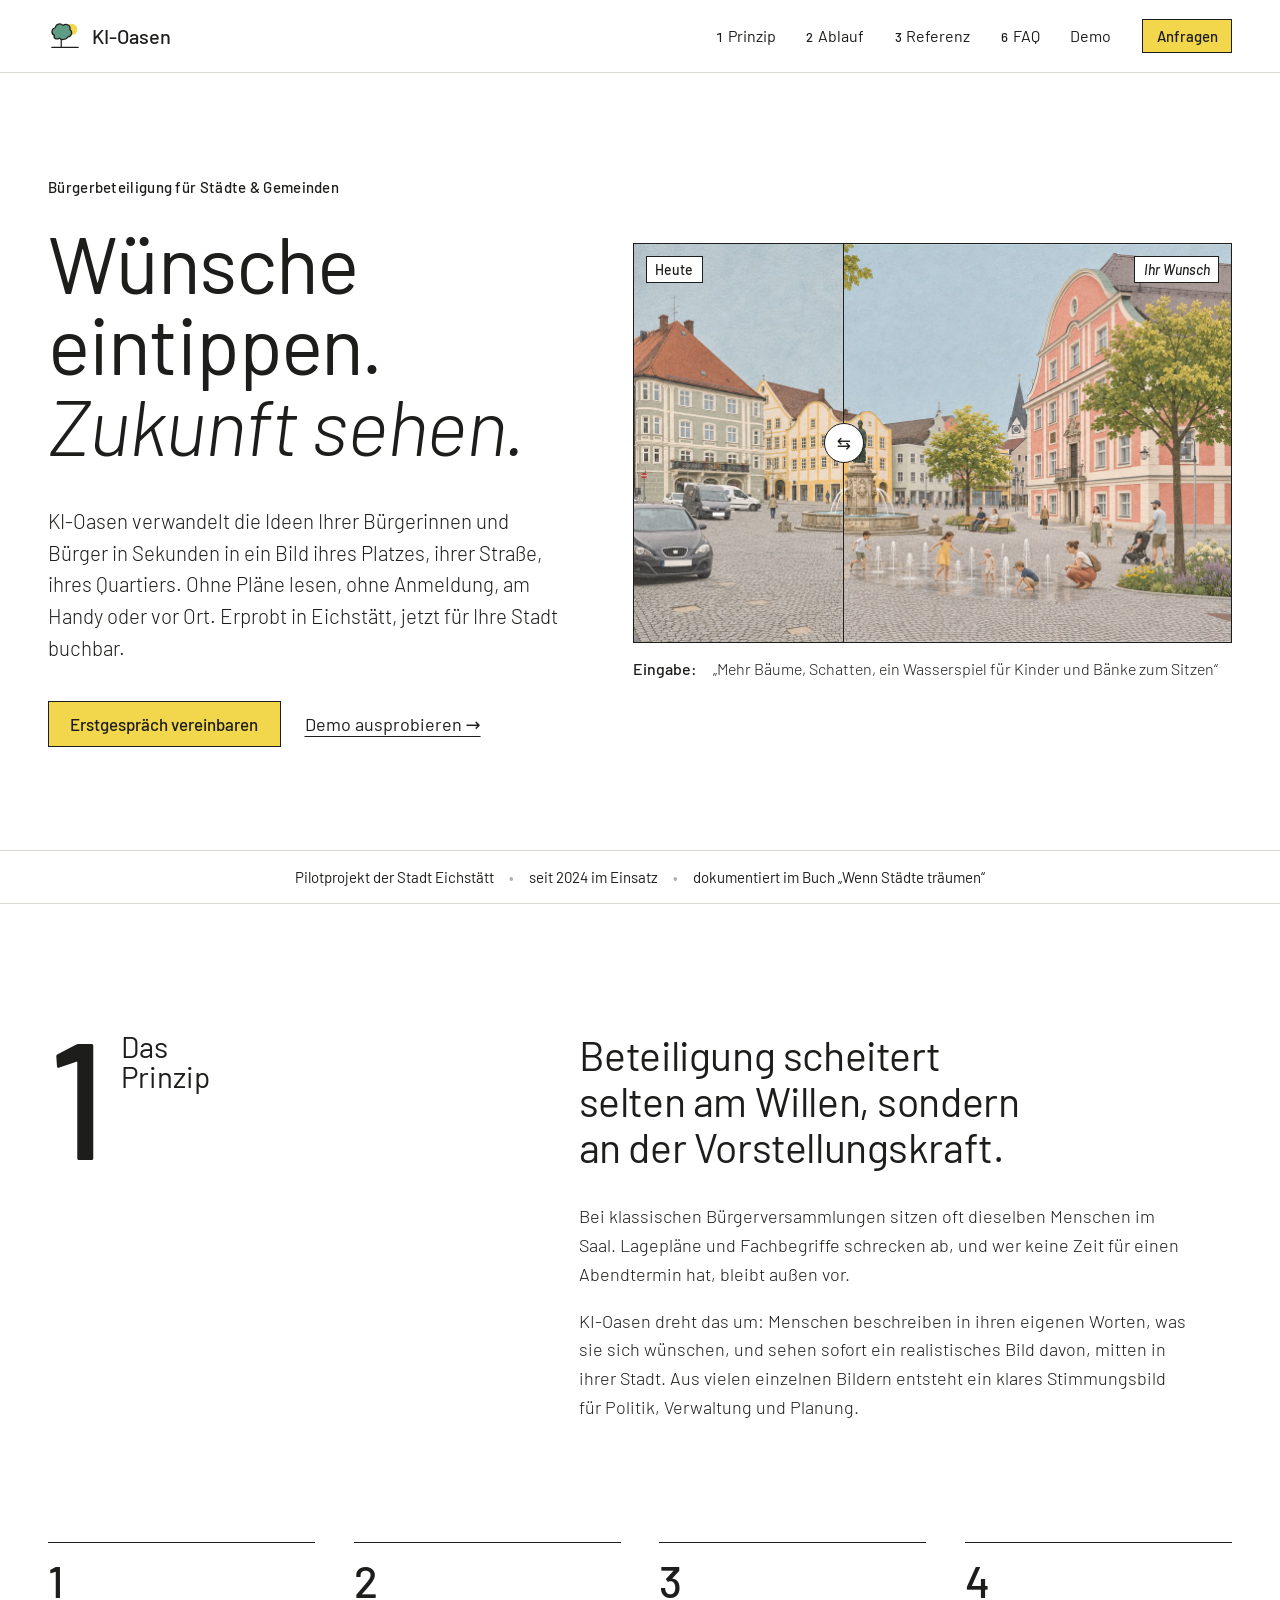
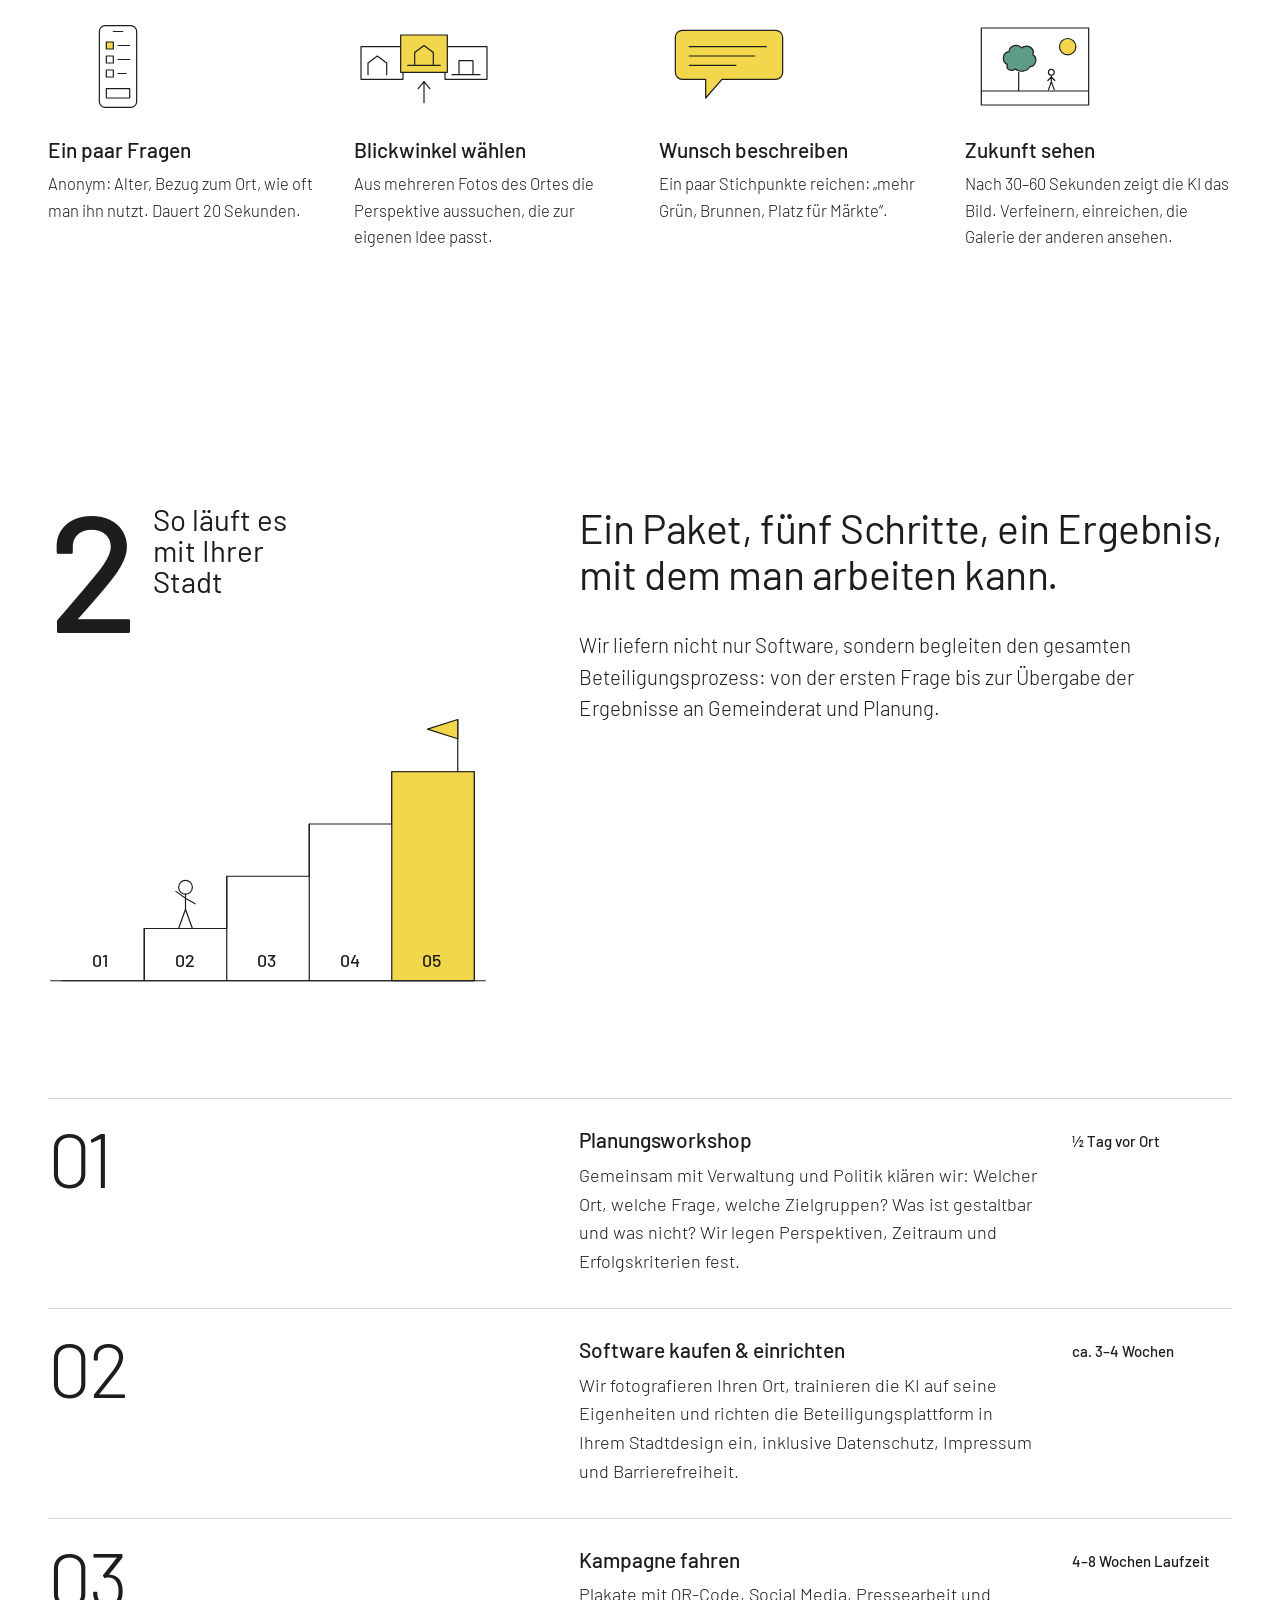
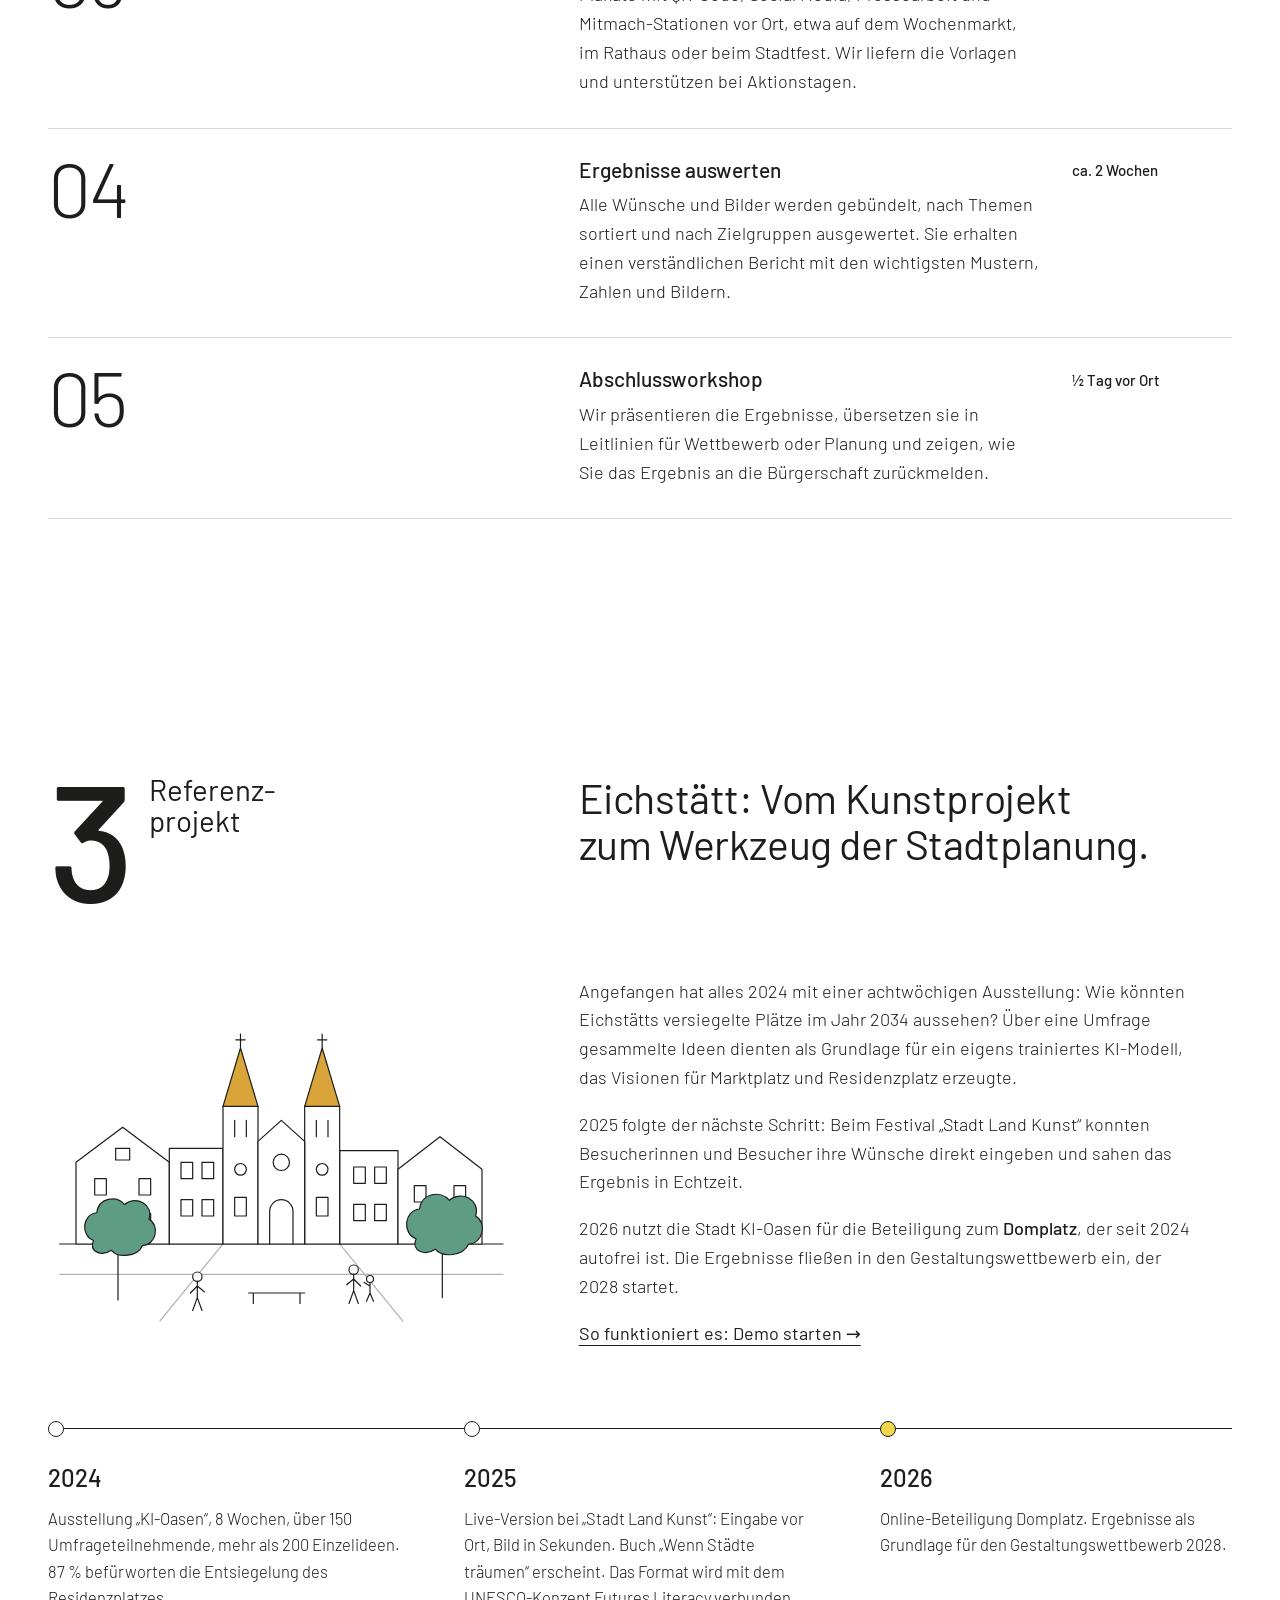
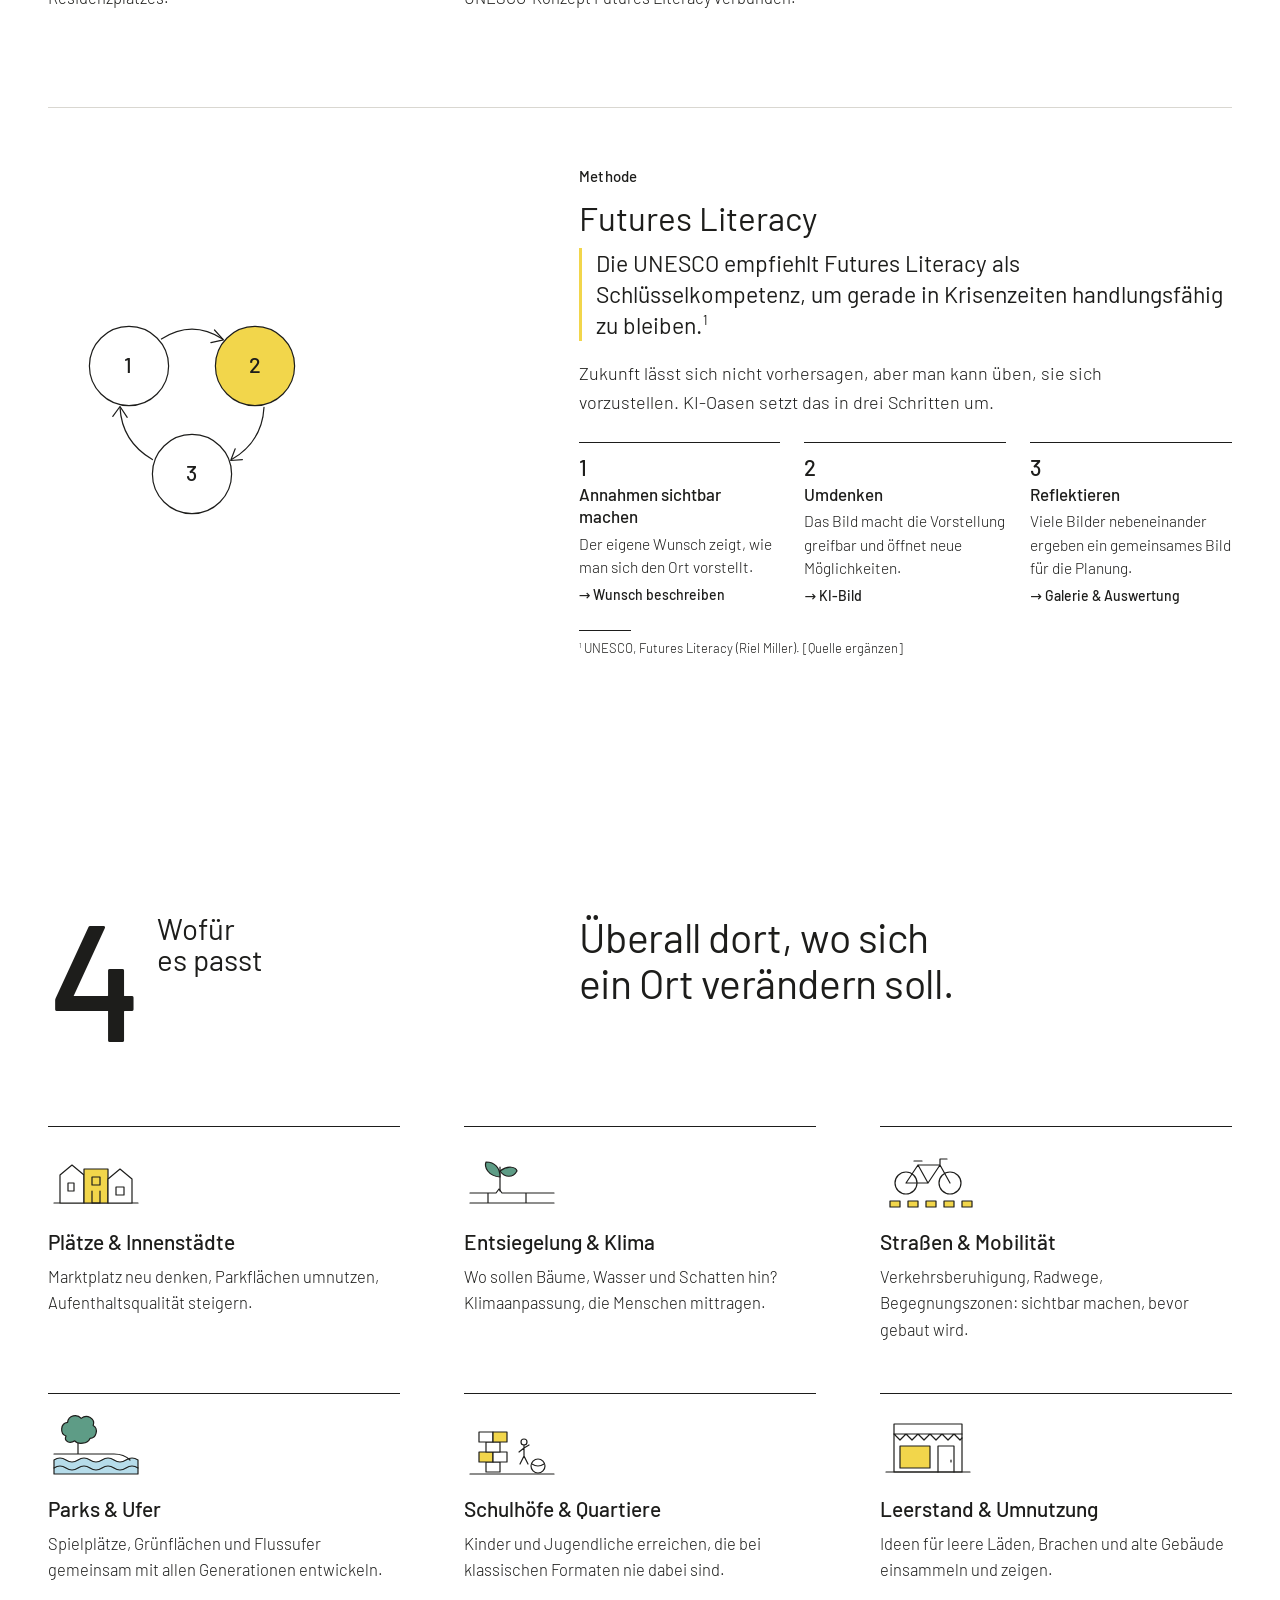
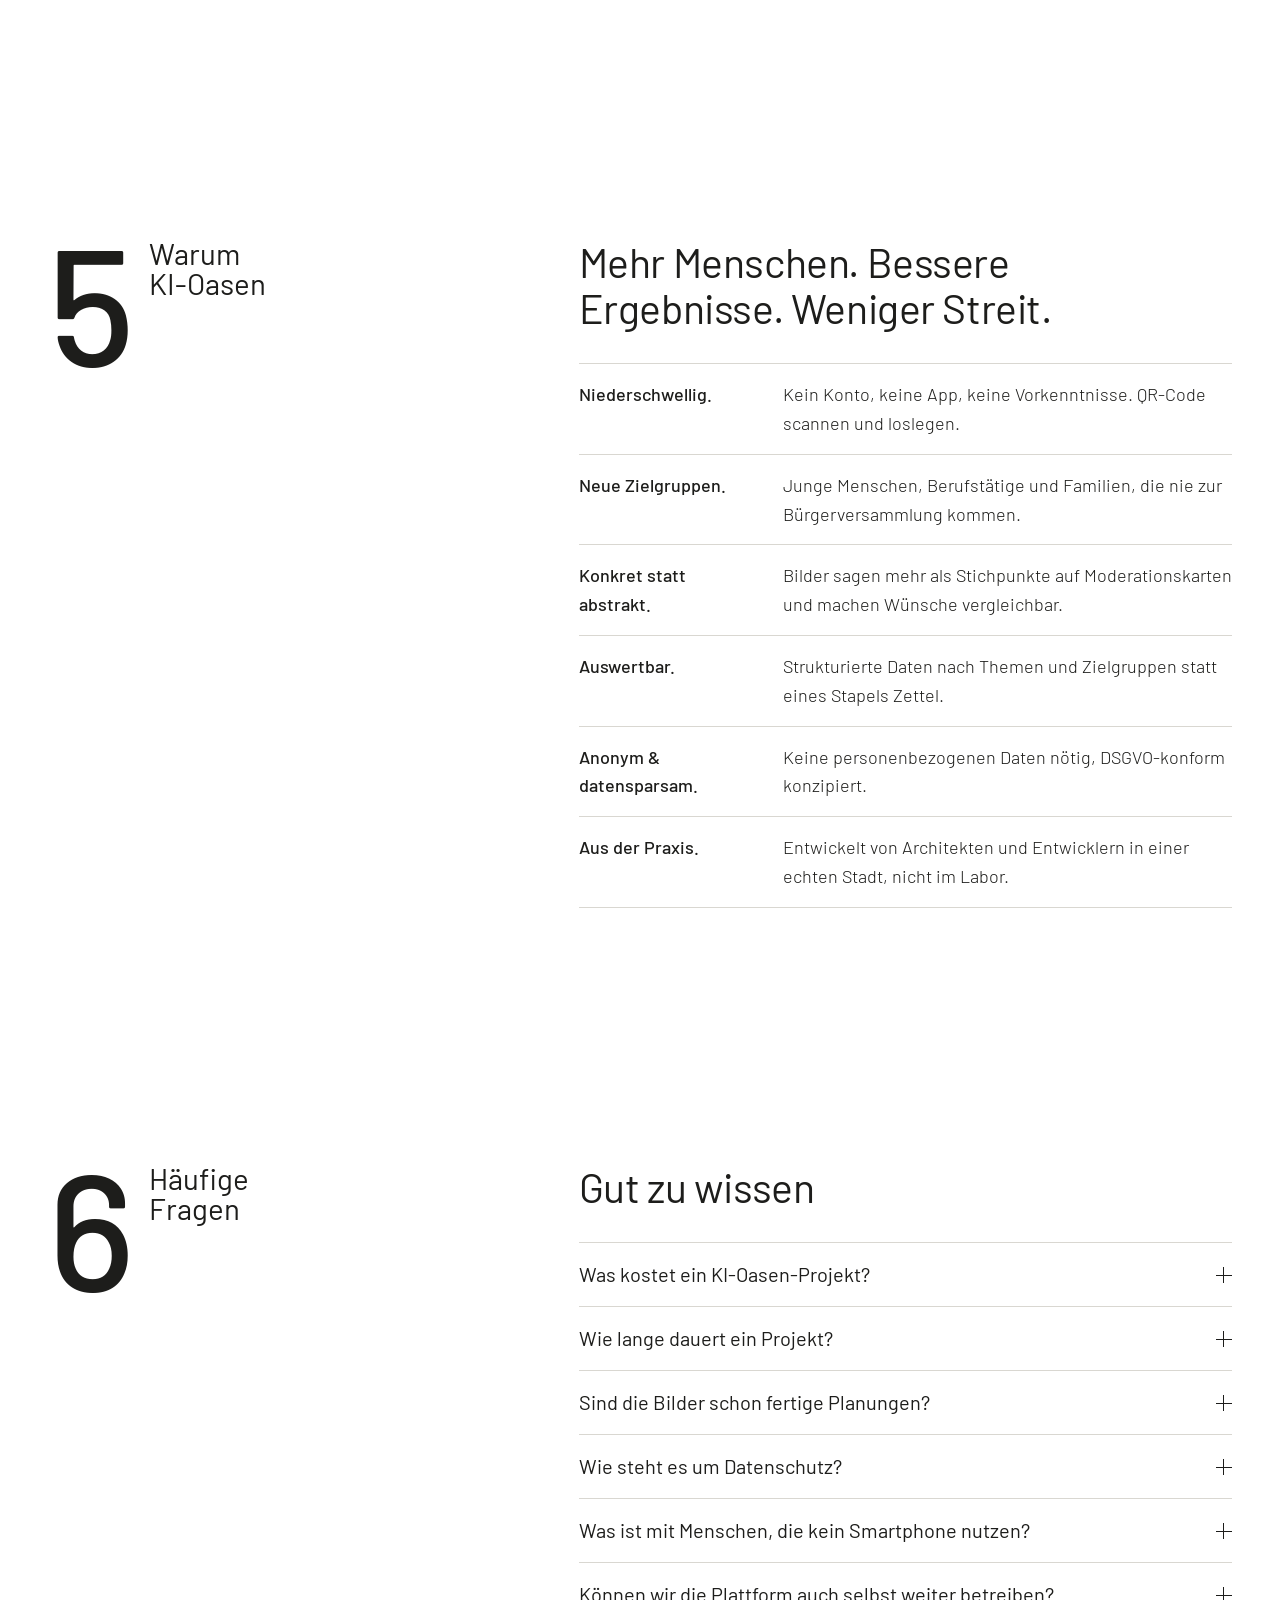
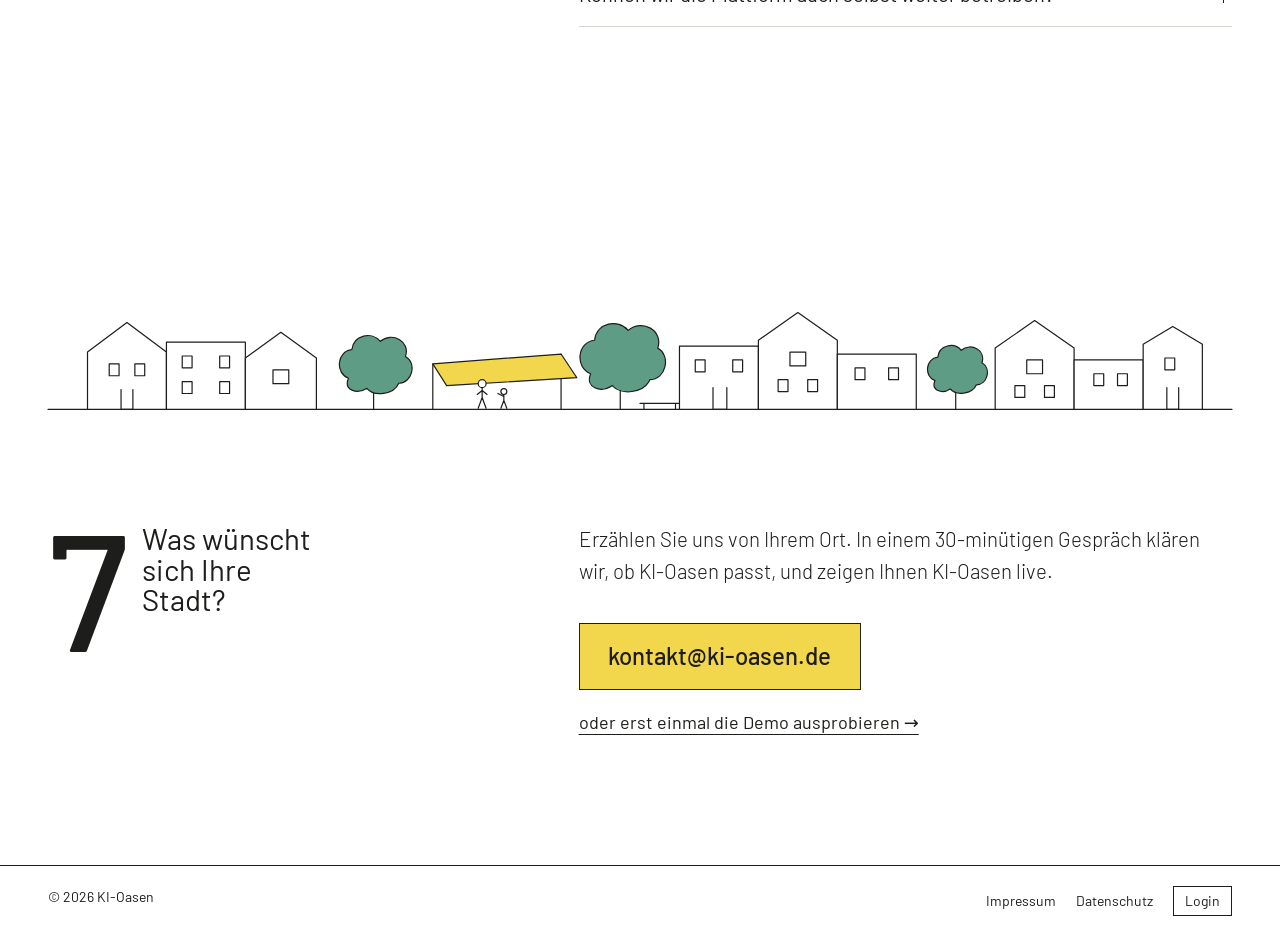
<file: index.html>
<!doctype html>
<html lang="de">
<head>
<meta charset="utf-8">
<meta name="viewport" content="width=device-width, initial-scale=1">
<title>KI-Oasen – Bürgerbeteiligung, die man sehen kann</title>
<meta name="description" content="KI-Oasen macht Wünsche von Bürgerinnen und Bürgern in Sekunden als Bild ihrer Stadt sichtbar. Niederschwellige Beteiligung für Plätze, Straßen und Quartiere – erprobt in Eichstätt, jetzt für Ihre Stadt buchbar.">
<meta property="og:title" content="KI-Oasen – Bürgerbeteiligung, die man sehen kann">
<meta property="og:description" content="Wünsche eintippen, Zukunft sehen. Das Beteiligungsformat aus Eichstätt – jetzt für Ihre Stadt.">
<meta property="og:type" content="website">
<meta property="og:url" content="https://ki-oasen.de/">
<link rel="icon" href="favicon.svg" type="image/svg+xml">
<link rel="preconnect" href="https://fonts.googleapis.com">
<link rel="preconnect" href="https://fonts.gstatic.com" crossorigin>
<link href="https://fonts.googleapis.com/css2?family=Barlow:ital,wght@0,300;0,400;0,500;1,300&display=swap" rel="stylesheet">
<link rel="stylesheet" href="buch.css">
</head>
<body>

<header class="nav">
  <div class="wrap nav-inner">
    <a href="#" class="logo" aria-label="KI-Oasen Startseite">
      <svg class="sk" viewBox="0 0 36 36" aria-hidden="true"><circle class="y no-stroke" cx="25" cy="11" r="6"/><path d="M4 30 H32 M14 30 V20"/><path class="g" transform="translate(14 15) scale(.24)" d="M-30 10 C-46 4 -44 -22 -26 -24 C-24 -42 -2 -46 8 -34 C22 -46 44 -34 38 -16 C52 -8 46 16 30 16 C24 30 0 32 -8 22 C-20 30 -36 24 -30 10 Z"/></svg>
      KI-Oasen
    </a>
    <nav class="nav-links" aria-label="Hauptnavigation">
      <a href="#prinzip"><span class="n">1</span>Prinzip</a>
      <a href="#ablauf"><span class="n">2</span>Ablauf</a>
      <a href="#eichstaett"><span class="n">3</span>Referenz</a>
      <a href="#faq"><span class="n">6</span>FAQ</a>
      <a href="demo.html">Demo</a>
      <a href="#kontakt" class="btn btn-small">Anfragen</a>
    </nav>
  </div>
</header>

<main>

<!-- TITELSEITE -->
<section class="hero">
  <div class="wrap hero-grid">
    <div>
      <p class="kicker">Bürgerbeteiligung für Städte &amp; Gemeinden</p>
      <h1>Wünsche eintippen.<br><em>Zukunft sehen.</em></h1>
      <p class="lead">KI-Oasen verwandelt die Ideen Ihrer Bürgerinnen und Bürger in Sekunden in ein Bild ihres Platzes, ihrer Straße, ihres Quartiers. Ohne Pläne lesen, ohne Anmeldung, am Handy oder vor Ort. Erprobt in Eichstätt, jetzt für Ihre Stadt buchbar.</p>
      <div class="cta-row">
        <a href="#kontakt" class="btn">Erstgespräch vereinbaren</a>
        <a href="demo.html" class="link">Demo ausprobieren →</a>
      </div>
    </div>

    <figure class="compare" aria-label="Vorher-Nachher-Vergleich: der Marktplatz heute und mit den Wünschen der Bürgerinnen und Bürger">
      <div class="compare-stage foto" style="--pos:35%">
        <img src="bilder/startseite/marktplatz-heute.jpg" width="1200" height="800" alt="Der Marktplatz heute: Kopfsteinpflaster, Brunnen mit Bischofsfigur, parkende Autos und Fahrräder">
        <div class="after">
          <img src="bilder/startseite/marktplatz-wunsch.jpg" width="1200" height="800" alt="Derselbe Platz mit den Wünschen: Bäume, Schatten, ein Wasserspiel mit spielenden Kindern und Bänke zum Sitzen">
        </div>
        <div class="compare-handle" aria-hidden="true"><span>⇆</span></div>
        <span class="tag tag-l">Heute</span><span class="tag tag-r ai">Ihr Wunsch</span>
        <input type="range" min="0" max="100" value="35" class="compare-range" aria-label="Vorher und Nachher vergleichen">
      </div>
      <figcaption class="prompt-chip"><span class="chip-label">Eingabe:</span> <span>„Mehr Bäume, Schatten, ein Wasserspiel für Kinder und Bänke zum Sitzen“</span></figcaption>
    </figure>
  </div>
</section>

<!-- LEISTE -->
<section class="strip">
  <div class="wrap strip-inner">
    <span>Pilotprojekt der Stadt Eichstätt</span><span class="dot">•</span>
    <span>seit 2024 im Einsatz</span><span class="dot">•</span>
    <span>dokumentiert im Buch „Wenn Städte träumen“</span>
  </div>
</section>

<!-- 1 · PRINZIP -->
<section id="prinzip" class="section">
  <div class="wrap">
    <div class="spread">
      <div class="pg-l">
        <div class="opener"><span class="ch-num" aria-hidden="true">1</span><p class="ch-title">Das<br>Prinzip</p></div>
      </div>
      <div class="pg-r">
        <h2>Beteiligung scheitert selten am Willen, sondern an der Vorstellungskraft.</h2>
        <div class="prose">
          <p>Bei klassischen Bürgerversammlungen sitzen oft dieselben Menschen im Saal. Lagepläne und Fachbegriffe schrecken ab, und wer keine Zeit für einen Abendtermin hat, bleibt außen vor.</p>
          <p>KI-Oasen dreht das um: Menschen beschreiben in ihren eigenen Worten, was sie sich wünschen, und sehen sofort ein realistisches Bild davon, mitten in ihrer Stadt. Aus vielen einzelnen Bildern entsteht ein klares Stimmungsbild für Politik, Verwaltung und Planung.</p>
        </div>
      </div>
    </div>

    <div class="steps">
      <article class="step">
        <span class="num">1</span>
        <svg class="sk" viewBox="0 0 120 80" aria-hidden="true"><rect class="w" x="44" y="4" width="32" height="70" rx="5"/><path d="M56 9 h8"/><rect class="y" x="50" y="18" width="6" height="6"/><rect x="50" y="30" width="6" height="6"/><rect x="50" y="42" width="6" height="6"/><path d="M60 21 h10 M60 33 h10 M60 45 h7 M50 58 h20 v8 h-20 z"/></svg>
        <h3>Ein paar Fragen</h3>
        <p>Anonym: Alter, Bezug zum Ort, wie oft man ihn nutzt. Dauert 20 Sekunden.</p>
      </article>
      <article class="step">
        <span class="num">2</span>
        <svg class="sk" viewBox="0 0 120 80" aria-hidden="true"><rect class="w" x="6" y="22" width="36" height="28"/><path d="M12 46 V36 L20 30 L28 36 V46"/><rect class="w" x="78" y="22" width="36" height="28"/><path d="M84 46 H108 M90 46 V34 H102 V46"/><rect class="y" x="40" y="12" width="40" height="32"/><path d="M46 38 H74 M52 38 V27 L60 21 L68 27 V38"/><path d="M60 70 V52 M60 52 l-5 6 M60 52 l5 6"/></svg>
        <h3>Blickwinkel wählen</h3>
        <p>Aus mehreren Fotos des Ortes die Perspektive aussuchen, die zur eigenen Idee passt.</p>
      </article>
      <article class="step">
        <span class="num">3</span>
        <svg class="sk" viewBox="0 0 120 80" aria-hidden="true"><path class="y" d="M20 8 H100 a6 6 0 0 1 6 6 V44 a6 6 0 0 1 -6 6 H54 L40 66 V50 H20 a6 6 0 0 1 -6 -6 V14 a6 6 0 0 1 6 -6 Z"/><path d="M26 22 H92 M26 30 H82 M26 38 H66"/></svg>
        <h3>Wunsch beschreiben</h3>
        <p>Ein paar Stichpunkte reichen: „mehr Grün, Brunnen, Platz für Märkte“.</p>
      </article>
      <article class="step">
        <span class="num">4</span>
        <svg class="sk" viewBox="0 0 120 80" aria-hidden="true"><rect class="w" x="14" y="6" width="92" height="66"/><circle class="y" cx="88" cy="22" r="7"/><path d="M14 60 H106 M46 60 V44"/><path class="g" transform="translate(46 34) scale(.32)" d="M-30 10 C-46 4 -44 -22 -26 -24 C-24 -42 -2 -46 8 -34 C22 -46 44 -34 38 -16 C52 -8 46 16 30 16 C24 30 0 32 -8 22 C-20 30 -36 24 -30 10 Z"/><circle class="w" cx="74" cy="44" r="2.5"/><path d="M74 46.5 V52 M74 48 l-3 3 M74 48 l3 3 M74 52 l-2.5 7 M74 52 l2.5 7"/></svg>
        <h3>Zukunft sehen</h3>
        <p>Nach 30–60 Sekunden zeigt die KI das Bild. Verfeinern, einreichen, die Galerie der anderen ansehen.</p>
      </article>
    </div>
  </div>
</section>

<!-- 2 · ABLAUF -->
<section id="ablauf" class="section">
  <div class="wrap">
    <div class="spread">
      <div class="pg-l">
        <div class="opener"><span class="ch-num" aria-hidden="true">2</span><p class="ch-title">So läuft es<br>mit Ihrer<br>Stadt</p></div>
        <svg class="sk" viewBox="0 0 320 230" aria-hidden="true">
          <path class="w" d="M10 210 H70 V172 H130 V134 H190 V96 H250 V58 H310 V210 Z"/>
          <path class="y" d="M250 58 H310 V210 H250 Z"/>
          <path d="M70 172 V210 M130 134 V210 M190 96 V210 M2 210 H318"/>
          <path d="M298 58 V20"/><path class="y" d="M298 20 L276 27 L298 34 Z"/>
          <circle class="w" cx="100" cy="142" r="5"/><path d="M100 147 V158 M100 150 l-7 -5 M100 150 l7 4 M100 158 l-5 14 M100 158 l5 14"/>
          <text x="32" y="200">01</text><text x="92" y="200">02</text><text x="152" y="200">03</text><text x="212" y="200">04</text><text x="272" y="200">05</text>
        </svg>
      </div>
      <div class="pg-r">
        <h2>Ein Paket, fünf Schritte, ein Ergebnis, mit dem man arbeiten kann.</h2>
        <p class="lead">Wir liefern nicht nur Software, sondern begleiten den gesamten Beteiligungsprozess: von der ersten Frage bis zur Übergabe der Ergebnisse an Gemeinderat und Planung.</p>
      </div>
    </div>

    <ol class="timeline">
      <li>
        <div class="tl-step">01</div>
        <div class="tl-body">
          <h3>Planungsworkshop</h3>
          <p>Gemeinsam mit Verwaltung und Politik klären wir: Welcher Ort, welche Frage, welche Zielgruppen? Was ist gestaltbar und was nicht? Wir legen Perspektiven, Zeitraum und Erfolgskriterien fest.</p>
          <span class="tl-meta">½ Tag vor Ort</span>
        </div>
      </li>
      <li>
        <div class="tl-step">02</div>
        <div class="tl-body">
          <h3>Software kaufen &amp; einrichten</h3>
          <p>Wir fotografieren Ihren Ort, trainieren die KI auf seine Eigenheiten und richten die Beteiligungsplattform in Ihrem Stadtdesign ein, inklusive Datenschutz, Impressum und Barrierefreiheit.</p>
          <span class="tl-meta">ca. 3–4 Wochen</span>
        </div>
      </li>
      <li>
        <div class="tl-step">03</div>
        <div class="tl-body">
          <h3>Kampagne fahren</h3>
          <p>Plakate mit QR-Code, Social Media, Pressearbeit und Mitmach-Stationen vor Ort, etwa auf dem Wochenmarkt, im Rathaus oder beim Stadtfest. Wir liefern die Vorlagen und unterstützen bei Aktionstagen.</p>
          <span class="tl-meta">4–8 Wochen Laufzeit</span>
        </div>
      </li>
      <li>
        <div class="tl-step">04</div>
        <div class="tl-body">
          <h3>Ergebnisse auswerten</h3>
          <p>Alle Wünsche und Bilder werden gebündelt, nach Themen sortiert und nach Zielgruppen ausgewertet. Sie erhalten einen verständlichen Bericht mit den wichtigsten Mustern, Zahlen und Bildern.</p>
          <span class="tl-meta">ca. 2 Wochen</span>
        </div>
      </li>
      <li>
        <div class="tl-step">05</div>
        <div class="tl-body">
          <h3>Abschlussworkshop</h3>
          <p>Wir präsentieren die Ergebnisse, übersetzen sie in Leitlinien für Wettbewerb oder Planung und zeigen, wie Sie das Ergebnis an die Bürgerschaft zurückmelden.</p>
          <span class="tl-meta">½ Tag vor Ort</span>
        </div>
      </li>
    </ol>
  </div>
</section>

<!-- 3 · REFERENZ EICHSTÄTT -->
<section id="eichstaett" class="section">
  <div class="wrap">
    <div class="spread">
      <div class="pg-l">
        <div class="opener"><span class="ch-num" aria-hidden="true">3</span><p class="ch-title">Referenz-<br>projekt</p></div>
      </div>
      <div class="pg-r">
        <h2>Eichstätt: Vom Kunstprojekt zum Werkzeug der Stadtplanung.</h2>
      </div>
    </div>

    <div class="spread ref-body">
      <div class="pg-l">
        <svg class="sk" viewBox="0 0 400 280" aria-hidden="true">
          <g class="faint"><path d="M10 236 H390 M150 210 L96 276 M250 210 L304 276"/></g>
          <path d="M10 210 H390"/>
          <g class="w">
            <path d="M24 210 V140 L64 110 L104 140 V210 Z"/>
            <path d="M104 210 V128 H150 V210 Z"/>
            <path d="M250 210 V130 H300 V210 Z"/>
            <path d="M300 210 V146 L336 118 L372 146 V210 Z"/>
            <path d="M150 210 V92 H180 V210 Z"/>
            <path d="M220 210 V92 H250 V210 Z"/>
            <path d="M180 210 V122 L200 104 L220 122 V210 Z"/>
          </g>
          <path class="o" d="M150 92 L165 42 L180 92 Z"/>
          <path class="o" d="M220 92 L235 42 L250 92 Z"/>
          <path d="M165 42 V30 M161 35 H169 M235 42 V30 M231 35 H239"/>
          <path d="M160 104 v14 M170 104 v14 M230 104 v14 M240 104 v14 M190 210 V182 a10 10 0 0 1 20 0 V210 M160 170 h10 v16 h-10z M230 170 h10 v16 h-10z"/>
          <circle cx="165" cy="146" r="5"/><circle cx="235" cy="146" r="5"/><circle cx="200" cy="140" r="7"/>
          <path d="M40 154 h10 v14 h-10z M78 154 h10 v14 h-10z M40 184 h10 v14 h-10z M78 184 h10 v14 h-10z M58 128 h12 v10 h-12z M114 140 h10 v14 h-10z M132 140 h10 v14 h-10z M114 172 h10 v14 h-10z M132 172 h10 v14 h-10z M262 144 h10 v14 h-10z M280 144 h10 v14 h-10z M262 176 h10 v14 h-10z M280 176 h10 v14 h-10z M314 160 h10 v14 h-10z M348 160 h10 v14 h-10z M330 210 V186 H344 V210"/>
          <path d="M60 216 V258 M338 216 V256"/>
          <path class="g" transform="translate(60 200) scale(.7)" d="M-30 10 C-46 4 -44 -22 -26 -24 C-24 -42 -2 -46 8 -34 C22 -46 44 -34 38 -16 C52 -8 46 16 30 16 C24 30 0 32 -8 22 C-20 30 -36 24 -30 10 Z"/>
          <path class="g" transform="translate(338 198) scale(.75)" d="M-30 10 C-46 4 -44 -22 -26 -24 C-24 -42 -2 -46 8 -34 C22 -46 44 -34 38 -16 C52 -8 46 16 30 16 C24 30 0 32 -8 22 C-20 30 -36 24 -30 10 Z"/>
          <circle class="w" cx="128" cy="238" r="4"/><path d="M128 242 V256 M128 246 l-6 6 M128 246 l6 5 M128 256 l-4 11 M128 256 l4 11"/>
          <circle class="w" cx="262" cy="232" r="4"/><path d="M262 236 V250 M262 240 l-6 5 M262 240 l6 6 M262 250 l-4 11 M262 250 l4 11"/>
          <circle class="w" cx="276" cy="240" r="3"/><path d="M276 243 V252 M276 246 l-5 -3 M276 252 l-3 7 M276 252 l3 7"/>
          <path d="M172 252 h48 M176 252 v9 M216 252 v9"/>
        </svg>
      </div>
      <div class="pg-r prose">
        <p>Angefangen hat alles 2024 mit einer achtwöchigen Ausstellung: Wie könnten Eichstätts versiegelte Plätze im Jahr 2034 aussehen? Über eine Umfrage gesammelte Ideen dienten als Grundlage für ein eigens trainiertes KI-Modell, das Visionen für Marktplatz und Residenzplatz erzeugte.</p>
        <p>2025 folgte der nächste Schritt: Beim Festival „Stadt Land Kunst“ konnten Besucherinnen und Besucher ihre Wünsche direkt eingeben und sahen das Ergebnis in Echtzeit.</p>
        <p>2026 nutzt die Stadt KI-Oasen für die Beteiligung zum <strong>Domplatz</strong>, der seit 2024 autofrei ist. Die Ergebnisse fließen in den Gestaltungswettbewerb ein, der 2028 startet.</p>
        <a href="demo.html" class="link">So funktioniert es: Demo starten →</a>
      </div>
    </div>

    <!-- Kennzahlen Domplatz 2026 (6 Kacheln) am 05.11.2026 entfernt, weil es Platzhalterwerte waren.
         Mit echten Zahlen wieder einsetzbar: <div class="stats"><div class="stat"><strong>…</strong><span>…</span></div> …</div> -->
    <div class="milestones">
      <div><span class="year">2024</span><p>Ausstellung „KI-Oasen“, 8 Wochen, über 150 Umfrage­teilnehmende, mehr als 200 Einzelideen. 87&nbsp;% befürworten die Entsiegelung des Residenzplatzes.</p></div>
      <div><span class="year">2025</span><p>Live-Version bei „Stadt Land Kunst“: Eingabe vor Ort, Bild in Sekunden. Buch „Wenn Städte träumen“ erscheint. Das Format wird mit dem UNESCO-Konzept Futures Literacy verbunden.</p></div>
      <div><span class="year">2026</span><p>Online-Beteiligung Domplatz. Ergebnisse als Grundlage für den Gestaltungs­wettbewerb 2028.</p></div>
    </div>
    <!-- Methode: Futures Literacy (Wortlaut der UNESCO-Aussage und Quelle in der Fußnote noch prüfen) -->
    <div class="spread method">
      <div class="pg-l">
        <svg class="sk" viewBox="0 0 320 260" aria-hidden="true">
          <path d="M126 50 Q160 28 194 50"/><path d="M185 40 L195 51 L181 54"/>
          <path d="M240 126 Q238 164 204 184"/><path d="M216 184 L203 185 L208 172"/>
          <path d="M116 184 Q82 164 80 126"/><path d="M72 136 L80 125 L88 137"/>
          <circle class="w" cx="90" cy="80" r="44"/>
          <circle class="y" cx="230" cy="80" r="44"/>
          <circle class="w" cx="160" cy="200" r="44"/>
          <text x="84" y="88" style="font-size:24px">1</text>
          <text x="223" y="88" style="font-size:24px">2</text>
          <text x="153" y="208" style="font-size:24px">3</text>
        </svg>
      </div>
      <div class="pg-r">
        <p class="kicker">Methode</p>
        <h3 class="m-title">Futures Literacy</h3>
        <p class="m-claim">Die UNESCO empfiehlt Futures Literacy als Schlüsselkompetenz, um gerade in Krisenzeiten handlungsfähig zu bleiben.<sup>1</sup></p>
        <p class="m-intro">Zukunft lässt sich nicht vorhersagen, aber man kann üben, sie sich vorzustellen. KI-Oasen setzt das in drei Schritten um.</p>
        <ol class="phases">
          <li><span class="ph-n">1</span><h4>Annahmen sichtbar machen</h4><p>Der eigene Wunsch zeigt, wie man sich den Ort vorstellt.</p><span class="ph-marg">→ Wunsch beschreiben</span></li>
          <li><span class="ph-n">2</span><h4>Umdenken</h4><p>Das Bild macht die Vorstellung greifbar und öffnet neue Möglichkeiten.</p><span class="ph-marg">→ KI-Bild</span></li>
          <li><span class="ph-n">3</span><h4>Reflektieren</h4><p>Viele Bilder nebeneinander ergeben ein gemeinsames Bild für die Planung.</p><span class="ph-marg">→ Galerie &amp; Auswertung</span></li>
        </ol>
        <p class="fn"><sup>1</sup> UNESCO, Futures Literacy (Riel Miller). [Quelle ergänzen]</p>
      </div>
    </div>
  </div>
</section>

<!-- 4 · ANWENDUNGEN -->
<section class="section">
  <div class="wrap">
    <div class="spread">
      <div class="pg-l">
        <div class="opener"><span class="ch-num" aria-hidden="true">4</span><p class="ch-title">Wofür<br>es passt</p></div>
      </div>
      <div class="pg-r">
        <h2>Überall dort, wo sich ein Ort verändern soll.</h2>
      </div>
    </div>
    <div class="uses">
      <article class="use">
        <svg class="sk" viewBox="0 0 96 64" aria-hidden="true"><path d="M6 56 H90"/><path class="w" d="M12 56 V28 L24 18 L36 28 V56 Z"/><path class="y" d="M36 56 V22 H60 V56 Z"/><path class="w" d="M60 56 V32 L72 22 L84 32 V56 Z"/><path d="M20 36 h6 v8 h-6z M44 30 h8 v8 h-8z M44 44 V56 H52 V44 M68 40 h8 v8 h-8z"/></svg>
        <h3>Plätze &amp; Innenstädte</h3><p>Marktplatz neu denken, Parkflächen umnutzen, Aufenthaltsqualität steigern.</p>
      </article>
      <article class="use">
        <svg class="sk" viewBox="0 0 96 64" aria-hidden="true"><path d="M6 46 H32 l3 -4 l3 4 H90 M6 56 H90 M24 46 V56 M62 46 V56"/><path d="M36 44 V20"/><path class="g" d="M36 30 c-12 -1 -16 -10 -14 -15 c9 0 14 6 14 15 z"/><path class="g" d="M36 24 c8 -6 16 -4 17 0 c-4 7 -12 7 -17 0 z"/></svg>
        <h3>Entsiegelung &amp; Klima</h3><p>Wo sollen Bäume, Wasser und Schatten hin? Klimaanpassung, die Menschen mittragen.</p>
      </article>
      <article class="use">
        <svg class="sk" viewBox="0 0 96 64" aria-hidden="true"><rect class="y" x="10" y="54" width="10" height="6"/><rect class="y" x="28" y="54" width="10" height="6"/><rect class="y" x="46" y="54" width="10" height="6"/><rect class="y" x="64" y="54" width="10" height="6"/><rect class="y" x="82" y="54" width="10" height="6"/><circle class="w" cx="26" cy="36" r="11"/><circle class="w" cx="70" cy="36" r="11"/><path d="M26 36 L38 18 H60 L70 36 M38 18 L48 36 L60 18 M48 36 H26 M34 14 H42 M60 18 V12 H67"/></svg>
        <h3>Straßen &amp; Mobilität</h3><p>Verkehrsberuhigung, Radwege, Begegnungszonen: sichtbar machen, bevor gebaut wird.</p>
      </article>
      <article class="use">
        <svg class="sk" viewBox="0 0 96 64" aria-hidden="true"><path class="s" d="M6 46 q6 -4 12 0 t12 0 t12 0 t12 0 t12 0 t12 0 t12 0 V60 H6 Z"/><path d="M6 54 q6 -4 12 0 t12 0 t12 0 t12 0 t12 0 t12 0 t12 0"/><path d="M6 40 H66 q10 0 16 6 M30 40 V24"/><path class="g" transform="translate(30 18) scale(.4)" d="M-30 10 C-46 4 -44 -22 -26 -24 C-24 -42 -2 -46 8 -34 C22 -46 44 -34 38 -16 C52 -8 46 16 30 16 C24 30 0 32 -8 22 C-20 30 -36 24 -30 10 Z"/></svg>
        <h3>Parks &amp; Ufer</h3><p>Spielplätze, Grünflächen und Flussufer gemeinsam mit allen Generationen entwickeln.</p>
      </article>
      <article class="use">
        <svg class="sk" viewBox="0 0 96 64" aria-hidden="true"><path d="M6 60 H90"/><rect class="w" x="22" y="48" width="14" height="10"/><rect class="y" x="15" y="38" width="14" height="10"/><rect class="w" x="29" y="38" width="14" height="10"/><rect class="w" x="22" y="28" width="14" height="10"/><rect class="w" x="15" y="18" width="14" height="10"/><rect class="y" x="29" y="18" width="14" height="10"/><circle class="w" cx="74" cy="52" r="7"/><path d="M68 50 q6 4 12 0"/><circle class="w" cx="60" cy="28" r="3"/><path d="M60 31 V42 M60 34 l-5 4 M60 34 l5 -3 M60 42 l-4 8 M60 42 l4 8"/></svg>
        <h3>Schulhöfe &amp; Quartiere</h3><p>Kinder und Jugendliche erreichen, die bei klassischen Formaten nie dabei sind.</p>
      </article>
      <article class="use">
        <svg class="sk" viewBox="0 0 96 64" aria-hidden="true"><path class="w" d="M14 58 V10 H82 V58 Z"/><path d="M6 58 H90 M14 20 H82 M14 20 l6 6 l6 -6 l6 6 l6 -6 l6 6 l6 -6 l6 6 l6 -6 l6 6 l6 -6 l6 6 l2 -2"/><rect class="y" x="20" y="32" width="30" height="22"/><path d="M58 58 V32 H74 V58 M71 46 v2"/></svg>
        <h3>Leerstand &amp; Umnutzung</h3><p>Ideen für leere Läden, Brachen und alte Gebäude einsammeln und zeigen.</p>
      </article>
    </div>
  </div>
</section>

<!-- 5 · VORTEILE -->
<section class="section">
  <div class="wrap">
    <div class="spread">
      <div class="pg-l">
        <div class="opener"><span class="ch-num" aria-hidden="true">5</span><p class="ch-title">Warum<br>KI-Oasen</p></div>
      </div>
      <div class="pg-r">
        <h2>Mehr Menschen. Bessere Ergebnisse. Weniger Streit.</h2>
        <ul class="checks">
          <li><strong>Niederschwellig.</strong> Kein Konto, keine App, keine Vorkenntnisse. QR-Code scannen und loslegen.</li>
          <li><strong>Neue Zielgruppen.</strong> Junge Menschen, Berufstätige und Familien, die nie zur Bürgerversammlung kommen.</li>
          <li><strong>Konkret statt abstrakt.</strong> Bilder sagen mehr als Stichpunkte auf Moderationskarten und machen Wünsche vergleichbar.</li>
          <li><strong>Auswertbar.</strong> Strukturierte Daten nach Themen und Zielgruppen statt eines Stapels Zettel.</li>
          <li><strong>Anonym &amp; datensparsam.</strong> Keine personenbezogenen Daten nötig, DSGVO-konform konzipiert.</li>
          <li><strong>Aus der Praxis.</strong> Entwickelt von Architekten und Entwicklern in einer echten Stadt, nicht im Labor.</li>
        </ul>
      </div>
    </div>
  </div>
</section>

<!-- 6 · FRAGEN -->
<section id="faq" class="section">
  <div class="wrap">
    <div class="spread">
      <div class="pg-l">
        <div class="opener"><span class="ch-num" aria-hidden="true">6</span><p class="ch-title">Häufige<br>Fragen</p></div>
      </div>
      <div class="pg-r">
        <h2>Gut zu wissen</h2>
        <details>
          <summary>Was kostet ein KI-Oasen-Projekt?</summary>
          <p>Das hängt von der Größe des Ortes, der Zahl der Perspektiven und dem Umfang der Kampagne ab. Nach einem kurzen Erstgespräch erhalten Sie ein Festpreisangebot für das komplette Paket.</p>
        </details>
        <details>
          <summary>Wie lange dauert ein Projekt?</summary>
          <p>Vom Planungsworkshop bis zum Abschlussworkshop rechnen wir mit etwa drei bis vier Monaten. Die Beteiligungsphase selbst läuft meist vier bis acht Wochen.</p>
        </details>
        <details>
          <summary>Sind die Bilder schon fertige Planungen?</summary>
          <p>Nein, und das ist gewollt. Die Bilder sind Wunschbilder, keine Entwürfe. Sie zeigen, was Menschen sich vorstellen, und geben Planerinnen und Planern eine klare Richtung. Das macht spätere Wettbewerbe und Entwürfe treffsicherer.</p>
        </details>
        <details>
          <summary>Wie steht es um Datenschutz?</summary>
          <p>Die Teilnahme ist anonym. Wir erheben nur wenige statistische Angaben wie Altersgruppe und Bezug zum Ort. Eingaben werden moderiert, bevor sie in der öffentlichen Galerie erscheinen.</p>
        </details>
        <details>
          <summary>Was ist mit Menschen, die kein Smartphone nutzen?</summary>
          <p>Für sie gibt es Mitmach-Stationen vor Ort mit Tablet und Ansprechperson, zum Beispiel im Rathaus, in der Bücherei oder auf dem Wochenmarkt.</p>
        </details>
        <details>
          <summary>Können wir die Plattform auch selbst weiter betreiben?</summary>
          <p>Ja. Die Software gehört nach der Einrichtung Ihrer Stadt und kann auch für weitere Orte und Fragestellungen genutzt werden.</p>
        </details>
      </div>
    </div>
  </div>
</section>

<!-- 7 · KONTAKT -->
<section id="kontakt" class="section">
  <div class="wrap">
    <svg class="sk panorama" viewBox="0 0 1200 140" aria-hidden="true">
      <path d="M0 128 H1200"/>
      <g class="w">
        <path d="M40 128 V70 L80 40 L120 70 V128 Z"/>
        <path d="M120 128 V60 H200 V128 Z"/>
        <path d="M200 128 V76 L236 50 L272 76 V128 Z"/>
        <path d="M640 128 V64 H720 V128 Z"/>
        <path d="M720 128 V58 L760 30 L800 58 V128 Z"/>
        <path d="M800 128 V72 H880 V128 Z"/>
        <path d="M960 128 V66 L1000 38 L1040 66 V128 Z"/>
        <path d="M1040 128 V78 H1110 V128 Z"/>
        <path d="M1110 128 V62 L1140 44 L1170 62 V128 Z"/>
      </g>
      <path d="M62 82 h10 v12 h-10z M88 82 h10 v12 h-10z M74 108 V128 H86 V108 M136 74 h10 v12 h-10z M174 74 h10 v12 h-10z M136 100 h10 v12 h-10z M174 100 h10 v12 h-10z M228 88 h16 v14 h-16z M656 78 h10 v12 h-10z M694 78 h10 v12 h-10z M674 106 V128 H688 V106 M752 70 h16 v14 h-16z M740 98 h10 v12 h-10z M770 98 h10 v12 h-10z M818 86 h10 v12 h-10z M852 86 h10 v12 h-10z M992 78 h16 v14 h-16z M980 104 h10 v12 h-10z M1010 104 h10 v12 h-10z M1060 92 h10 v12 h-10z M1084 92 h10 v12 h-10z M1132 76 h10 v12 h-10z M1134 106 V128 H1146 V106"/>
      <path d="M330 104 V128 M580 100 V128 M920 108 V128"/>
      <path class="g" transform="translate(330 88) scale(.85)" d="M-30 10 C-46 4 -44 -22 -26 -24 C-24 -42 -2 -46 8 -34 C22 -46 44 -34 38 -16 C52 -8 46 16 30 16 C24 30 0 32 -8 22 C-20 30 -36 24 -30 10 Z"/>
      <path class="g" transform="translate(580 82)" d="M-30 10 C-46 4 -44 -22 -26 -24 C-24 -42 -2 -46 8 -34 C22 -46 44 -34 38 -16 C52 -8 46 16 30 16 C24 30 0 32 -8 22 C-20 30 -36 24 -30 10 Z"/>
      <path class="g" transform="translate(920 92) scale(.7)" d="M-30 10 C-46 4 -44 -22 -26 -24 C-24 -42 -2 -46 8 -34 C22 -46 44 -34 38 -16 C52 -8 46 16 30 16 C24 30 0 32 -8 22 C-20 30 -36 24 -30 10 Z"/>
      <path d="M390 82 V128 M520 72 V128"/>
      <path class="y" d="M390 82 L520 72 L536 96 L404 104 Z"/>
      <circle class="w" cx="440" cy="102" r="4"/><path d="M440 106 V116 M440 109 l-5 4 M440 109 l5 4 M440 116 l-4 11 M440 116 l4 11"/>
      <circle class="w" cx="462" cy="110" r="3"/><path d="M462 113 V119 M462 115 l-6 -3 M462 119 l-3 8 M462 119 l3 8"/>
      <path d="M600 122 h40 M604 122 v6 M636 122 v6"/>
    </svg>

    <div class="spread">
      <div class="pg-l">
        <div class="opener"><span class="ch-num" aria-hidden="true">7</span><h2 class="ch-title">Was wünscht<br>sich Ihre<br>Stadt?</h2></div>
      </div>
      <div class="pg-r">
        <p class="lead">Erzählen Sie uns von Ihrem Ort. In einem 30-minütigen Gespräch klären wir, ob KI-Oasen passt, und zeigen Ihnen KI-Oasen live.</p>
        <div class="cta-actions">
          <a href="mailto:kontakt@ki-oasen.de?subject=Anfrage%20KI-Oasen" class="btn btn-big">kontakt@ki-oasen.de</a>
          <a href="demo.html" class="link">oder erst einmal die Demo ausprobieren →</a>
        </div>
      </div>
    </div>
  </div>
</section>

</main>

<footer class="footer">
  <div class="wrap footer-inner">
    <span>© 2026 KI-Oasen</span>
    <nav aria-label="Rechtliches">
      <a href="impressum.html">Impressum</a>
      <a href="datenschutz.html">Datenschutz</a>
      <!-- Lokal mit Server: Anmeldung. Ohne Server (GitHub Pages): Beispielansicht der Admin. -->
      <a href="server/admin.html" class="login" rel="nofollow">Login</a>
    </nav>
  </div>
</footer>

<script>
  document.querySelectorAll('.compare-stage').forEach(function (stage) {
    var range = stage.querySelector('.compare-range');
    range.addEventListener('input', function () { stage.style.setProperty('--pos', range.value + '%'); });
  });
</script>
</body>
</html>
</file>
<file: buch.css>
/* KI-Oasen · Startseite im Stil des Buchs (Stilprofil BI-02)
   Weißes Papier, eine Schrift (Barlow statt „Regular“), Fineliner-Skizzen
   mit höchstens zwei flachen Schmuckfarben pro Bild, Kursive = Stimme der KI.
   Gilt für index.html und demo.html (Demo hat zusätzlich eigene Regeln im <style>). */

:root {
  --paper: #FFFFFF;
  --ink: #1D1D1B;
  --ink-2: #5F5F5A;
  --hair: #D9D7D1;
  --yellow: #F2D64B;
  --yellow-2: #E6C531;
  --ochre: #D9A43A;
  --green: #5E9C86;
  --sky: #2E9CC4;
  --font: "Barlow", system-ui, -apple-system, sans-serif;
  --gut: clamp(16px, 4vw, 48px);
  --col-gap: clamp(28px, 5vw, 80px);
  --stroke: 1.2px;
}

* { box-sizing: border-box; }
html { scroll-behavior: smooth; scroll-padding-top: 84px; }
body { margin: 0; background: var(--paper); color: var(--ink); font: 300 18px/1.6 var(--font); -webkit-font-smoothing: antialiased; }
img, svg { display: block; max-width: 100%; }
a { color: inherit; }
p { margin: 0 0 1em; }
strong, b { font-weight: 500; }
h1, h2, h3 { font-weight: 400; margin: 0; text-wrap: balance; }
/* Silbentrennung nur in schmalen Spalten */
.step p, .use p, .stat span, .milestones p, .tl-body p, .checks li { hyphens: auto; }
:focus-visible { outline: 2px solid var(--ink); outline-offset: 3px; }

.wrap { max-width: 1280px; margin: 0 auto; padding-inline: var(--gut); }

/* Kursive = Stimme der KI (im Buch: „Alia“) */
.ai, h1 em { font-style: italic; font-weight: 300; }

/* Fineliner-Skizzen: Linie bleibt bei jeder Größe gleich fein */
.sk { width: 100%; height: auto; fill: none; stroke: var(--ink); stroke-width: var(--stroke); stroke-linecap: round; stroke-linejoin: round; overflow: visible; }
.sk * { vector-effect: non-scaling-stroke; }
.sk .w { fill: var(--paper); }
.sk .y { fill: var(--yellow); }
.sk .o { fill: var(--ochre); }
.sk .g { fill: var(--green); }
.sk .g-l { fill: var(--green); fill-opacity: .28; stroke: none; }
.sk .s { fill: var(--sky); fill-opacity: .35; }
.sk .faint { stroke-opacity: .35; }
.sk .no-stroke { stroke: none; }
.sk text { font: 500 13px var(--font); fill: var(--ink); stroke: none; }

/* Buttons: gezeichneter Rahmen, Gelb als einzige Fläche */
.btn { display: inline-flex; align-items: center; gap: .5em; background: var(--yellow); color: var(--ink); border: 1.2px solid var(--ink); padding: .72em 1.25em; font: 500 17px/1.2 var(--font); text-decoration: none; transition: background .15s; }
.btn:hover { background: var(--yellow-2); }
.btn-ghost { background: transparent; }
.btn-ghost:hover { background: var(--yellow); }
.btn-small { padding: .45em .9em; font-size: 15px; }
.btn-big { font-size: clamp(19px, 2.2vw, 24px); padding: .75em 1.2em; }
.link { font-weight: 400; text-decoration: underline; text-decoration-thickness: 1px; text-underline-offset: 5px; }
.link:hover { text-decoration-thickness: 2px; }

/* Navigation: Kapitelziffern als Inhaltsverzeichnis */
.nav { position: sticky; top: 0; z-index: 10; background: rgba(255,255,255,.95); border-bottom: 1px solid var(--hair); }
.nav-inner { display: flex; align-items: center; justify-content: space-between; gap: 24px; height: 72px; }
.logo { display: flex; align-items: center; gap: 10px; text-decoration: none; font-weight: 500; font-size: 20px; }
.logo svg { width: 34px; height: 34px; }
.nav-links { display: flex; align-items: center; gap: clamp(16px, 2.4vw, 32px); }
.nav-links a:not(.btn) { text-decoration: none; font-size: 16px; font-weight: 400; }
.nav-links a:not(.btn):hover { text-decoration: underline; text-decoration-thickness: 1px; text-underline-offset: 6px; }
.nav-links .n { font-weight: 500; font-size: 13px; margin-right: .35em; font-variant-numeric: tabular-nums; }

/* Titelseite */
.hero { padding-block: clamp(48px, 8vw, 112px) clamp(56px, 8vw, 112px); }
.hero-grid { display: grid; grid-template-columns: minmax(0, 1fr) minmax(0, 1.15fr); gap: var(--col-gap); align-items: center; }
.kicker { font-weight: 500; font-size: 15px; letter-spacing: .02em; margin-bottom: 1.6em; }
h1 { font-size: clamp(44px, 6.2vw, 86px); line-height: 1.02; letter-spacing: -.015em; margin-bottom: .5em; }
.lead { font-size: clamp(18px, 1.6vw, 21px); line-height: 1.55; max-width: 34em; }
.cta-row { display: flex; flex-wrap: wrap; gap: 12px 24px; align-items: center; margin-top: 2em; }

.compare { margin: 0; }
.compare-stage { position: relative; aspect-ratio: 600 / 420; border: 1.2px solid var(--ink); background: var(--paper); overflow: hidden; }
.compare-stage .scene { position: absolute; inset: 0; width: 100%; height: 100%; }
.after { position: absolute; inset: 0; background: var(--paper); clip-path: inset(0 0 0 var(--pos)); }
.compare-stage.foto { aspect-ratio: 3 / 2; }
.compare-stage.foto img { position: absolute; inset: 0; width: 100%; height: 100%; object-fit: cover; display: block; }
.compare-handle { position: absolute; top: 0; bottom: 0; left: var(--pos); border-left: 1.2px solid var(--ink); pointer-events: none; }
.compare-handle span { position: absolute; top: 50%; left: 0; transform: translate(-50%, -50%); width: 40px; height: 40px; border: 1.2px solid var(--ink); border-radius: 50%; background: var(--paper); display: grid; place-items: center; font-size: 17px; }
.compare-stage:has(.compare-range:focus-visible) .compare-handle span { background: var(--yellow); }
.compare-range { position: absolute; inset: 0; width: 100%; height: 100%; opacity: 0; margin: 0; cursor: ew-resize; }
.tag { position: absolute; top: 12px; font-size: 14px; font-weight: 500; padding: .1em .6em; background: var(--paper); border: 1px solid var(--ink); pointer-events: none; }
.tag-l { left: 12px; }
.tag-r { right: 12px; }
.prompt-chip { display: grid; grid-template-columns: auto 1fr; gap: 0 1em; margin-top: 14px; font-size: 16px; line-height: 1.45; }
.chip-label { font-weight: 500; }

/* Leiste unter der Titelseite */
.strip { border-block: 1px solid var(--hair); }
.strip-inner { display: flex; flex-wrap: wrap; justify-content: center; gap: .3em 1em; padding-block: 14px; font-size: 15px; font-weight: 400; text-align: center; }
.strip .dot { opacity: .35; }

/* Kapitel als Doppelseite: links Ziffer + Titel (+ Skizze), rechts Text */
.section { padding-block: clamp(72px, 10vw, 144px); }
.spread { display: grid; grid-template-columns: minmax(0, 5fr) minmax(0, 7fr); column-gap: var(--col-gap); row-gap: 40px; align-items: start; }
.opener { display: flex; gap: clamp(12px, 1.6vw, 22px); align-items: flex-start; }
.ch-num { font-size: clamp(104px, 13vw, 196px); line-height: .74; font-weight: 500; letter-spacing: -.04em; }
.ch-title { font-size: clamp(22px, 2.3vw, 30px); line-height: 1.04; font-weight: 400; margin: 0; }
h2 { font-size: clamp(28px, 3.2vw, 44px); line-height: 1.12; letter-spacing: -.01em; margin-bottom: .8em; max-width: 20em; }
h2.ch-title { font-size: clamp(22px, 2.3vw, 30px); line-height: 1.04; margin: 0; letter-spacing: 0; }
h3 { font-size: 21px; font-weight: 500; line-height: 1.25; margin-bottom: .35em; }
.prose { max-width: 34em; }
.pg-l .sk { margin-top: clamp(36px, 5vw, 72px); max-width: 440px; }

/* 1 · Prinzip: vier Schritte */
.steps { display: grid; grid-template-columns: repeat(4, minmax(0, 1fr)); gap: clamp(20px, 3vw, 40px); margin-top: clamp(56px, 8vw, 104px); }
.step { border-top: 1.2px solid var(--ink); padding-top: 16px; }
.step .num { display: block; font-weight: 500; font-size: 44px; line-height: 1; }
.step .sk { max-width: 140px; margin: 18px 0 22px; }
.step p { font-size: 16.5px; margin: 0; }

/* 2 · Ablauf: Ziffer links, Text mit Marginalie rechts */
.timeline { list-style: none; margin: clamp(48px, 7vw, 96px) 0 0; padding: 0; }
.timeline li { display: grid; grid-template-columns: minmax(0, 5fr) minmax(0, 7fr); column-gap: var(--col-gap); padding-block: 28px 32px; border-top: 1px solid var(--hair); }
.timeline li:last-child { border-bottom: 1px solid var(--hair); }
.tl-step { font-size: clamp(48px, 6vw, 80px); line-height: .8; font-weight: 300; letter-spacing: -.02em; }
.tl-body { display: grid; grid-template-columns: minmax(0, 1fr) 10rem; column-gap: 32px; align-items: start; }
.tl-body h3, .tl-body p { grid-column: 1; }
.tl-body p { margin: 0; max-width: 34em; }
.tl-meta { grid-column: 2; grid-row: 1 / span 2; font-weight: 500; font-size: 15px; line-height: 1.35; padding-top: .25em; }

/* 3 · Referenz Eichstätt */
.ref-body { margin-top: clamp(40px, 6vw, 80px); align-items: center; }
.ref-body .pg-l .sk { margin-top: 0; max-width: none; }
.stats { display: grid; grid-template-columns: repeat(3, minmax(0, 1fr)); column-gap: var(--col-gap); margin-top: clamp(56px, 8vw, 104px); }
.stat { border-top: 1px solid var(--hair); padding: 20px 0 32px; }
.stat strong { display: block; font-weight: 300; font-size: clamp(40px, 4.6vw, 64px); line-height: 1; letter-spacing: -.02em; margin-bottom: .25em; font-variant-numeric: tabular-nums; }
.stat span { display: block; font-size: 16px; max-width: 20em; }
.milestones { position: relative; display: grid; grid-template-columns: repeat(3, minmax(0, 1fr)); column-gap: var(--col-gap); margin-top: clamp(40px, 6vw, 72px); padding-top: 40px; }
.milestones::before { content: ""; position: absolute; left: 0; right: 0; top: 9px; border-top: 1.2px solid var(--ink); }
.milestones > div { position: relative; }
.milestones > div::before { content: ""; position: absolute; top: -38px; left: 0; width: 14px; height: 14px; border: 1.2px solid var(--ink); border-radius: 50%; background: var(--paper); }
.milestones > div:last-child::before { background: var(--yellow); }
.year { display: block; font-weight: 500; font-size: 24px; margin-bottom: .3em; }
.milestones p { font-size: 16.5px; margin: 0; }

/* 4 · Anwendungen */
.uses { display: grid; grid-template-columns: repeat(3, minmax(0, 1fr)); gap: clamp(36px, 4vw, 56px) var(--col-gap); margin-top: clamp(48px, 7vw, 88px); }
.use { border-top: 1px solid var(--ink); padding-top: 18px; }
.use .sk { width: 96px; margin: 2px 0 18px; }
.use p { font-size: 16.5px; margin: 0; }

/* 5 · Vorteile: Stichwort als Marginalie */
.checks { list-style: none; margin: 0; padding: 0; }
.checks li { display: grid; grid-template-columns: 11rem minmax(0, 1fr); column-gap: 28px; padding-block: 16px; border-top: 1px solid var(--hair); }
.checks li:last-child { border-bottom: 1px solid var(--hair); }

/* 6 · Fragen */
details { border-top: 1px solid var(--hair); padding-block: 18px; }
details:last-of-type { border-bottom: 1px solid var(--hair); }
summary { cursor: pointer; list-style: none; display: flex; justify-content: space-between; gap: 24px; font-size: 20px; font-weight: 400; line-height: 1.35; }
summary::-webkit-details-marker { display: none; }
summary::after { content: ""; flex: none; width: 16px; height: 16px; margin-top: .3em; background: linear-gradient(var(--ink), var(--ink)) center / 100% 1.2px no-repeat, linear-gradient(var(--ink), var(--ink)) center / 1.2px 100% no-repeat; transition: transform .2s; }
summary:hover { text-decoration: underline; text-decoration-thickness: 1px; text-underline-offset: 5px; }
details[open] summary::after { transform: rotate(45deg); }
details p { margin: .7em 0 0; max-width: 36em; }

/* 7 · Kontakt */
.panorama { margin-bottom: clamp(56px, 8vw, 112px); }
.cta-actions { display: flex; flex-direction: column; gap: 18px; align-items: flex-start; margin-top: 2em; }

/* Fuß */
.footer { border-top: 1px solid var(--ink); }
.footer-inner { display: flex; justify-content: space-between; flex-wrap: wrap; gap: 12px 24px; padding-block: 20px 28px; font-size: 14px; font-weight: 400; }
.footer nav { display: flex; gap: 20px; align-items: center; flex-wrap: wrap; }
.footer a.login { border: 1px solid var(--ink); padding: .2em .8em; }
.footer a.login:hover { background: var(--yellow); text-decoration: none; }
.footer a { text-decoration: none; }
.footer a:hover { text-decoration: underline; text-underline-offset: 4px; }

/* Responsiv */
@media (max-width: 960px) {
  .hero-grid, .spread, .timeline li { grid-template-columns: minmax(0, 1fr); }
  .spread { row-gap: 28px; }
  .timeline li { row-gap: 12px; }
  .tl-step { font-size: 44px; }
  .steps, .uses { grid-template-columns: repeat(2, minmax(0, 1fr)); }
  .stats { grid-template-columns: repeat(2, minmax(0, 1fr)); }
  .pg-l .sk { max-width: 360px; }
  .ref-body .pg-l .sk { max-width: 560px; }
}
@media (max-width: 640px) {
  body { font-size: 17px; }
  .nav-links a:not(.btn) { display: none; }
  .ch-num { font-size: 96px; }
  .steps, .uses { grid-template-columns: minmax(0, 1fr); }
  .tl-body, .checks li { grid-template-columns: minmax(0, 1fr); }
  .tl-meta { grid-column: 1; grid-row: auto; margin-top: .6em; }
  .checks li strong { display: block; }
  .stat strong { font-size: 40px; }
  .milestones { grid-template-columns: minmax(0, 1fr); row-gap: 28px; padding: 0 0 0 34px; }
  .milestones::before { top: 4px; bottom: 4px; left: 6px; right: auto; border-top: 0; border-left: 1.2px solid var(--ink); }
  .milestones > div::before { top: 6px; left: -34px; }
  .prompt-chip { grid-template-columns: 1fr; }
  .strip .dot { display: none; }
  .strip-inner { flex-direction: column; gap: 2px; }
}

/* 3 · Referenz: Methode Futures Literacy (unter der Zeitleiste) */
.method { margin-top: clamp(56px, 8vw, 96px); padding-top: clamp(36px, 5vw, 56px); border-top: 1px solid var(--hair); align-items: center; }
.method .pg-l .sk { margin-top: 0; max-width: 288px; }
.method .kicker { margin-bottom: .8em; }
.m-title { font-size: clamp(26px, 2.6vw, 34px); font-weight: 400; line-height: 1.1; margin: 0 0 .35em; }
.m-claim { font-size: clamp(19px, 1.8vw, 23px); font-weight: 400; line-height: 1.35; max-width: 28em; margin: 0 0 .8em; padding-left: 14px; border-left: 3px solid var(--yellow); }
.m-intro { max-width: 34em; margin: 0; }
.m-claim sup, .fn sup { font-size: .55em; line-height: 0; vertical-align: super; margin-left: .1em; }
.phases { list-style: none; margin: 1.4em 0 0; padding: 0; display: grid; grid-template-columns: repeat(3, minmax(0, 1fr)); gap: 24px; }
.phases li { border-top: 1.2px solid var(--ink); padding-top: 12px; display: grid; align-content: start; gap: 4px; }
.ph-n { font-weight: 500; font-size: 22px; line-height: 1.1; }
.phases h4 { font-weight: 500; font-size: 17px; line-height: 1.3; margin: 0; }
.phases p { margin: 0; font-size: 15.5px; line-height: 1.5; hyphens: auto; }
.ph-marg { font-weight: 500; font-size: 14px; line-height: 1.35; margin-top: 4px; }
.fn { margin: 24px 0 0; font-size: 13px; line-height: 1.45; max-width: 32em; }
.fn::before { content: ""; display: block; width: 4em; border-top: 1px solid var(--ink); margin-bottom: 8px; }
@media (max-width: 960px) { .method .pg-l .sk { max-width: 240px; } }
@media (max-width: 640px) { .phases { grid-template-columns: minmax(0, 1fr); gap: 16px; } }
</file>
